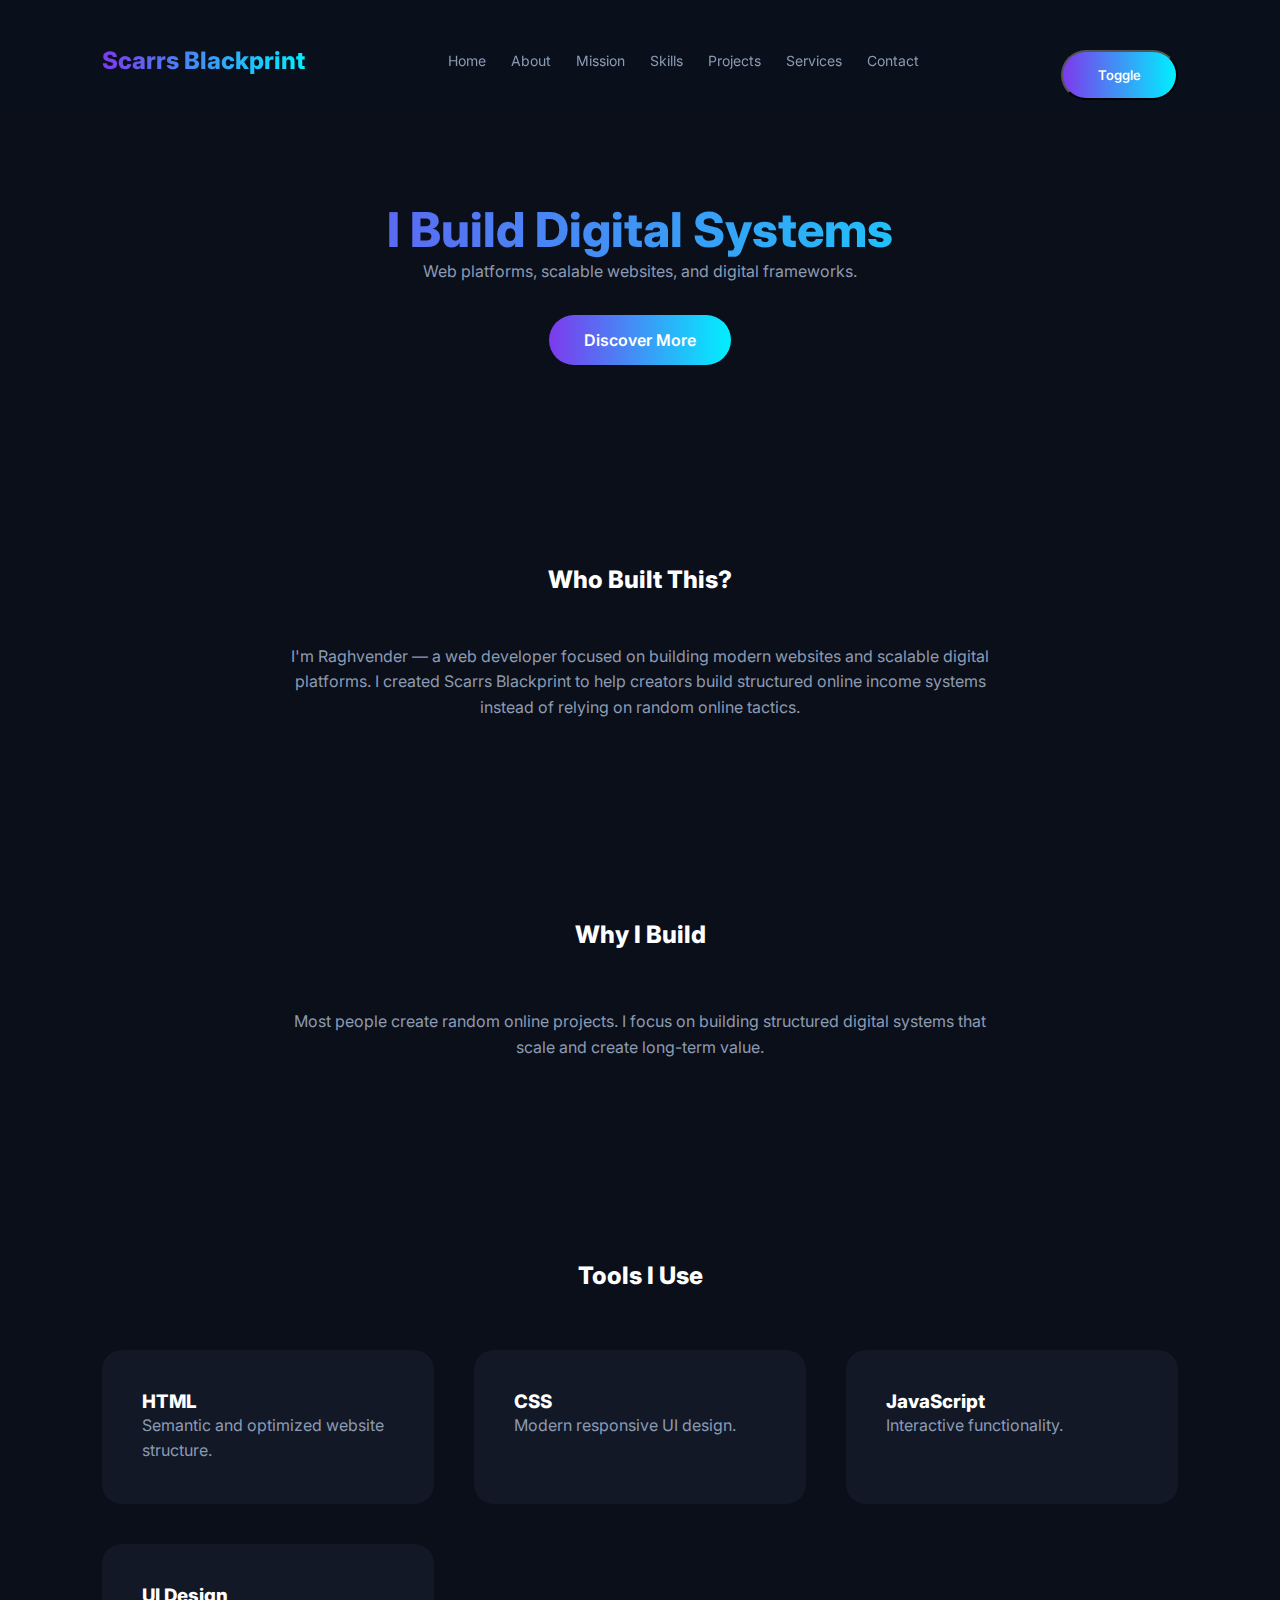
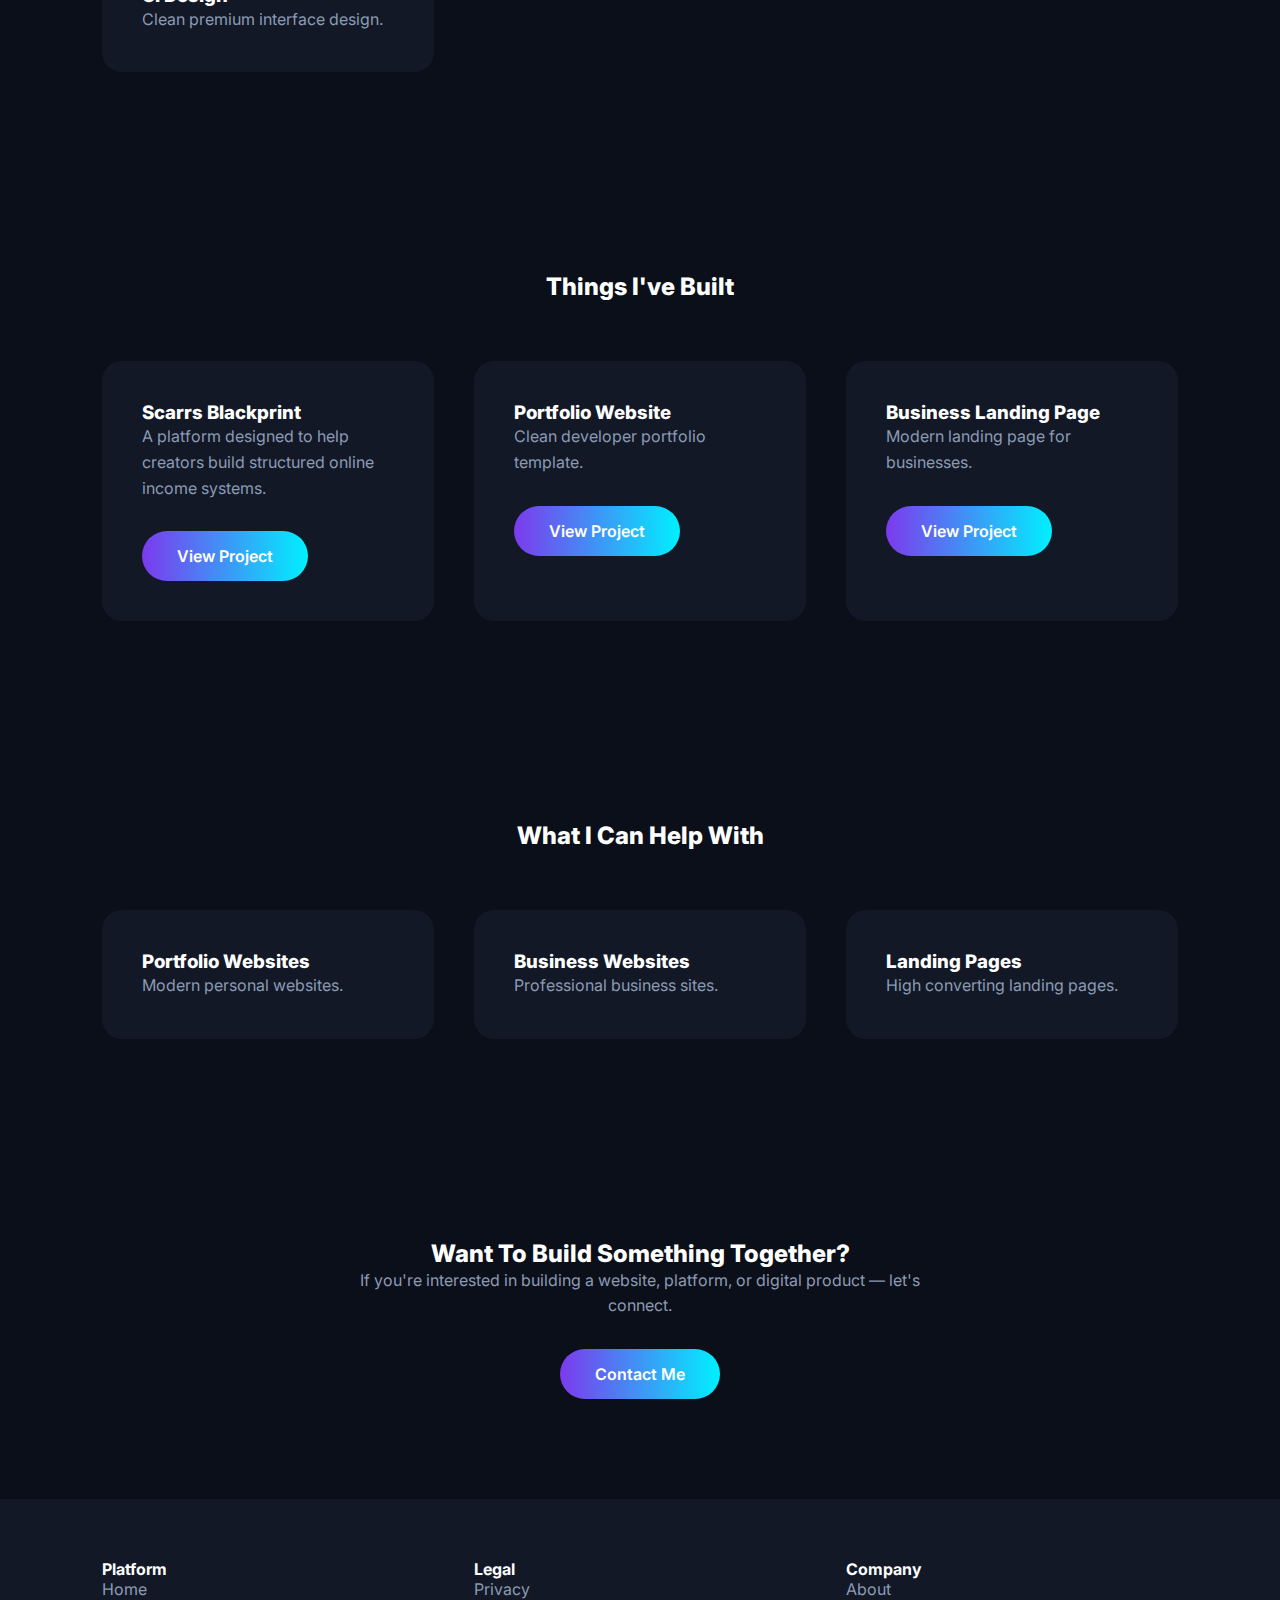
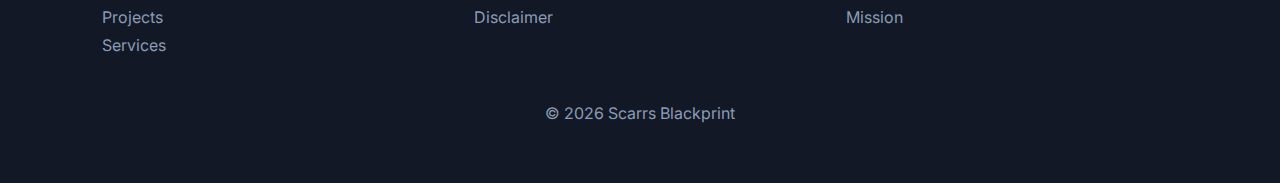
<file: index.html>
<!DOCTYPE html>
<html lang="en">

<head>
<meta charset="UTF-8">
<meta name="viewport" content="width=device-width, initial-scale=1.0">

<title>Scarrs Blackprint | Digital Systems</title>

<link href="https://fonts.googleapis.com/css2?family=Inter:wght@400;600;700;800&display=swap" rel="stylesheet">

<style>

/* ROOT */

:root{
--bg:#0b0f19;
--card:#121826;
--text:#ffffff;
--muted:#8b9bb4;
--accent:#7c3aed;
--accent2:#00f0ff;
}

body.light{
--bg:#f5f7fa;
--card:#ffffff;
--text:#0f172a;
--muted:#475569;
}

*{
margin:0;
padding:0;
box-sizing:border-box;
font-family:"Inter",sans-serif;
}

body{
background:var(--bg);
color:var(--text);
transition:0.4s;
}

section{
padding:100px 8%;
}

h1,h2,h3{
font-weight:800;
}

p{
color:var(--muted);
line-height:1.6;
}

/* NAVBAR */

nav{
position:fixed;
top:0;
width:100%;
padding:20px 8%;
display:flex;
justify-content:space-between;
align-items:center;
backdrop-filter:blur(15px);
background:rgba(10,15,30,0.7);
z-index:1000;
}

nav h2{
background:linear-gradient(90deg,var(--accent),var(--accent2));
-webkit-background-clip:text;
-webkit-text-fill-color:transparent;
}

.nav-links{
display:flex;
list-style:none;
gap:25px;
}

nav a{
text-decoration:none;
color:var(--muted);
font-size:14px;
transition:0.3s;
}

nav a:hover{
color:var(--accent2);
}

/* HAMBURGER */

.menu-icon{
display:none;
font-size:28px;
cursor:pointer;
color:white;
}

/* BUTTON */

.btn{
display:inline-block;
margin-top:30px;
padding:15px 35px;
border-radius:30px;
text-decoration:none;
font-weight:600;
background:linear-gradient(90deg,var(--accent),var(--accent2));
color:white;
transition:0.3s;
}

.btn:hover{
transform:translateY(-5px);
box-shadow:0 10px 30px rgba(124,58,237,0.4);
}

/* GRID */

.grid{
display:grid;
grid-template-columns:repeat(auto-fit,minmax(250px,1fr));
gap:40px;
}

.card{
background:var(--card);
padding:40px;
border-radius:20px;
transition:0.4s;
}

.card:hover{
transform:translateY(-10px);
box-shadow:0 20px 50px rgba(0,0,0,0.4);
}

/* HERO */

.hero{
text-align:center;
padding-top:200px;
}

.hero h1{
font-size:3rem;
background:linear-gradient(90deg,var(--accent),var(--accent2));
-webkit-background-clip:text;
-webkit-text-fill-color:transparent;
}

/* FOOTER */

footer{
padding:60px 8%;
background:var(--card);
}

.footer-grid{
display:grid;
grid-template-columns:repeat(auto-fit,minmax(200px,1fr));
gap:40px;
}

.footer-grid a{
display:block;
text-decoration:none;
color:var(--muted);
margin-bottom:8px;
}

.footer-grid a:hover{
color:var(--accent2);
}

.copyright{
text-align:center;
margin-top:40px;
color:var(--muted);
}

/* MOBILE */

@media(max-width:768px){

.nav-links{
display:none;
flex-direction:column;
position:absolute;
top:70px;
right:0;
background:#111;
width:220px;
padding:25px;
}

.nav-links.active{
display:flex;
}

.menu-icon{
display:block;
}

}

</style>

</head>

<body>

<!-- NAVBAR -->

<nav>

<h2>Scarrs Blackprint</h2>

<div class="menu-icon" onclick="toggleMenu()">☰</div>

<ul class="nav-links">

<li><a href="#">Home</a></li>
<li><a href="#about">About</a></li>
<li><a href="#mission">Mission</a></li>
<li><a href="#skills">Skills</a></li>
<li><a href="#portfolio">Projects</a></li>
<li><a href="#services">Services</a></li>
<li><a href="#contact">Contact</a></li>

</ul>

<button class="btn" onclick="toggleTheme()">Toggle</button>

</nav>

<!-- HERO -->

<section class="hero">

<h1>I Build Digital Systems</h1>

<p>
Web platforms, scalable websites, and digital frameworks.
</p>

<a href="#about" class="btn">Discover More</a>

</section>

<!-- ABOUT -->

<section id="about">

<h2 style="text-align:center;margin-bottom:50px;">Who Built This?</h2>

<p style="max-width:700px;margin:auto;text-align:center;">

I'm Raghvender  — a web developer focused on building modern
websites and scalable digital platforms.

I created Scarrs Blackprint to help creators build
structured online income systems instead of relying
on random online tactics.

</p>

</section>

<!-- MISSION -->

<section id="mission">

<h2 style="text-align:center;margin-bottom:60px;">Why I Build</h2>

<p style="max-width:700px;margin:auto;text-align:center;">

Most people create random online projects.

I focus on building structured digital systems
that scale and create long-term value.

</p>

</section>

<!-- SKILLS -->

<section id="skills">

<h2 style="text-align:center;margin-bottom:60px;">Tools I Use</h2>

<div class="grid">

<div class="card">
<h3>HTML</h3>
<p>Semantic and optimized website structure.</p>
</div>

<div class="card">
<h3>CSS</h3>
<p>Modern responsive UI design.</p>
</div>

<div class="card">
<h3>JavaScript</h3>
<p>Interactive functionality.</p>
</div>

<div class="card">
<h3>UI Design</h3>
<p>Clean premium interface design.</p>
</div>

</div>

</section>

<!-- PROJECTS -->

<section id="portfolio">

<h2 style="text-align:center;margin-bottom:60px;">Things I've Built</h2>

<div class="grid">

<div class="card">

<h3>Scarrs Blackprint</h3>

<p>
A platform designed to help creators build structured online income systems.
</p>

<a href="https://thunderous-scarrs.netlify.app" target="_blank" class="btn">
View Project
</a>

</div>

<div class="card">

<h3>Portfolio Website</h3>

<p>
Clean developer portfolio template.
</p>

<a href="#" class="btn">View Project</a>

</div>

<div class="card">

<h3>Business Landing Page</h3>

<p>
Modern landing page for businesses.
</p>

<a href="#" class="btn">View Project</a>

</div>

</div>

</section>

<!-- SERVICES -->

<section id="services">

<h2 style="text-align:center;margin-bottom:60px;">What I Can Help With</h2>

<div class="grid">

<div class="card">
<h3>Portfolio Websites</h3>
<p>Modern personal websites.</p>
</div>

<div class="card">
<h3>Business Websites</h3>
<p>Professional business sites.</p>
</div>

<div class="card">
<h3>Landing Pages</h3>
<p>High converting landing pages.</p>
</div>

</div>

</section>

<!-- CONTACT -->

<section id="contact" style="text-align:center;">

<h2>Want To Build Something Together?</h2>

<p style="max-width:600px;margin:auto;">

If you're interested in building a website,
platform, or digital product — let's connect.

</p>

<a href="mailto:raigiboy788@gmail.com" class="btn">

Contact Me

</a>

</section>

<!-- FOOTER -->

<footer>

<div class="footer-grid">

<div>
<h4>Platform</h4>
<a href="#">Home</a>
<a href="#portfolio">Projects</a>
<a href="#services">Services</a>
</div>

<div>
<h4>Legal</h4>
<a href="privacy.html">Privacy</a>
<a href="disclaimer.html">Disclaimer</a>
</div>

<div>
<h4>Company</h4>
<a href="#about">About</a>
<a href="#mission">Mission</a>
</div>

</div>

<div class="copyright">

© 2026 Scarrs Blackprint

</div>

</footer>

<script>

function toggleTheme(){

document.body.classList.toggle("light");

if(document.body.classList.contains("light")){
localStorage.setItem("theme","light");
}else{
localStorage.setItem("theme","dark");
}

}

window.addEventListener("DOMContentLoaded",function(){

const savedTheme=localStorage.getItem("theme");

if(savedTheme==="light"){
document.body.classList.add("light");
}

});

function toggleMenu(){

const menu=document.querySelector(".nav-links");
menu.classList.toggle("active");

}

</script>

</body>
</html>
</file>
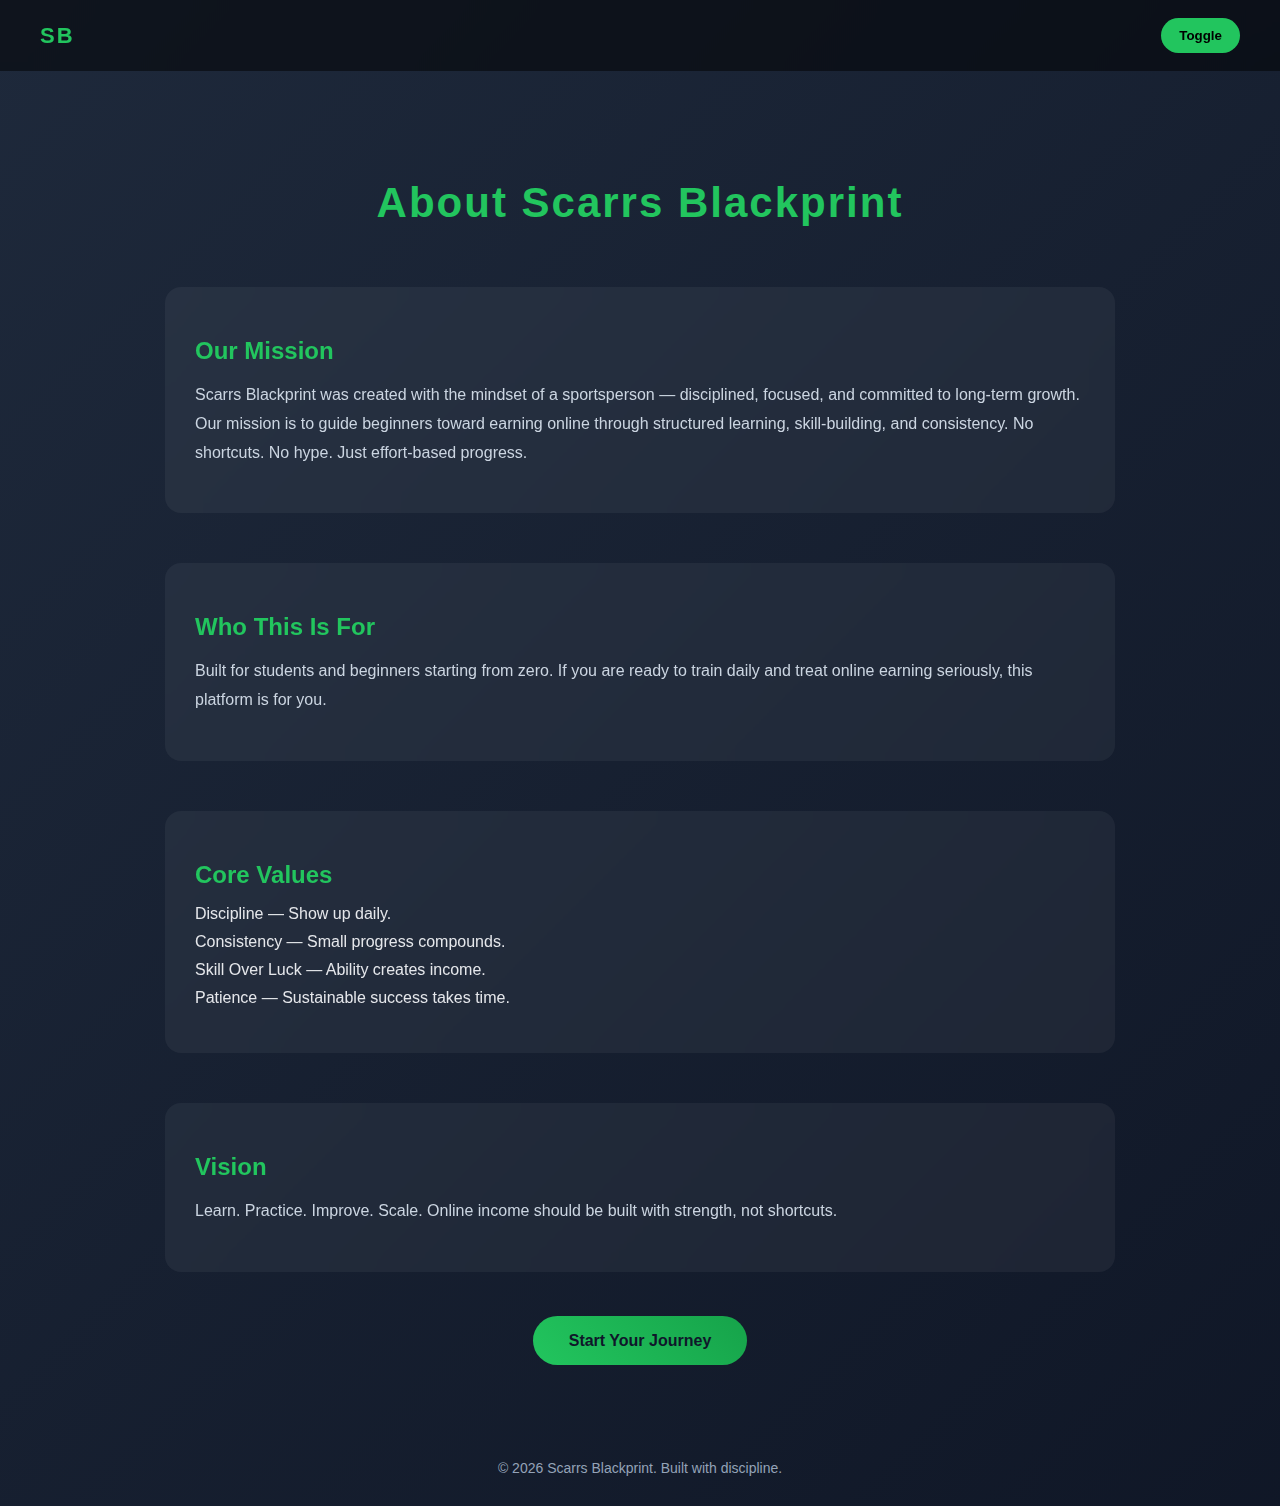
<file: about.html>
<!DOCTYPE html>
<html lang="en">
<head>
<meta charset="UTF-8">
<meta name="viewport" content="width=device-width, initial-scale=1.0">
<title>About | Scarrs Blackprint</title>

<style>

body {
  margin: 0;
  font-family: 'Segoe UI', sans-serif;
  color: #e5e7eb;
  background: linear-gradient(-45deg, #0f172a, #111827, #0b1120, #1e293b);
  background-size: 400% 400%;
  animation: gradientMove 12s ease infinite;
}

/* Background animation */
@keyframes gradientMove {
  0% { background-position: 0% 50%; }
  50% { background-position: 100% 50%; }
  100% { background-position: 0% 50%; }
}

/* ================= NAVBAR ================= */

.navbar {
  display: flex;
  justify-content: space-between;
  align-items: center;
  padding: 18px 40px;
  background: rgba(0,0,0,0.5);
  backdrop-filter: blur(12px);
  position: sticky;
  top: 0;
  z-index: 1000;
}

/* Animated Logo */
.logo {
  font-size: 22px;
  font-weight: bold;
  letter-spacing: 2px;
  color: #22c55e;
  position: relative;
  cursor: pointer;
  animation: glow 2.5s infinite alternate;
}

@keyframes glow {
  from { text-shadow: 0 0 5px #22c55e; }
  to { text-shadow: 0 0 20px #22c55e, 0 0 30px #16a34a; }
}

/* Single Toggle Button */
.toggle-btn {
  background: #22c55e;
  border: none;
  padding: 10px 18px;
  font-weight: bold;
  border-radius: 20px;
  cursor: pointer;
  transition: 0.3s;
}

.toggle-btn:hover {
  background: #16a34a;
  transform: scale(1.05);
}

/* ================= CONTENT ================= */

.container {
  max-width: 950px;
  margin: auto;
  padding: 80px 20px;
}

h1 {
  text-align: center;
  font-size: 42px;
  margin-bottom: 60px;
  letter-spacing: 2px;
  color: #22c55e;
}

.section {
  margin-bottom: 50px;
  padding: 30px;
  background: rgba(255,255,255,0.05);
  border-radius: 16px;
  backdrop-filter: blur(10px);
  transition: 0.4s ease;
}

.section:hover {
  transform: translateY(-8px);
  background: rgba(255,255,255,0.08);
  box-shadow: 0 0 25px rgba(34,197,94,0.3);
}

h2 {
  color: #22c55e;
  margin-bottom: 15px;
}

p {
  line-height: 1.8;
  color: #cbd5e1;
}

.values-list {
  list-style: none;
  padding: 0;
}

.values-list li {
  margin-bottom: 10px;
  font-weight: 500;
}

/* CTA */
.cta {
  text-align: center;
  margin-top: 60px;
}

.cta a {
  text-decoration: none;
  padding: 16px 36px;
  background: linear-gradient(45deg, #22c55e, #16a34a);
  color: #0f172a;
  font-weight: bold;
  border-radius: 30px;
  transition: 0.4s;
}

.cta a:hover {
  transform: scale(1.08);
  box-shadow: 0 0 25px #22c55e;
}

/* Footer */
footer {
  text-align: center;
  padding: 30px;
  font-size: 14px;
  color: #94a3b8;
}

/* Light Mode */
.light-mode {
  background: #f8fafc;
  color: #0f172a;
}

.light-mode .section {
  background: rgba(0,0,0,0.05);
}

.light-mode h1,
.light-mode h2 {
  color: #16a34a;
}

</style>
</head>

<body>

<!-- Navbar -->
<div class="navbar">
  <div class="logo">SB</div>
  <button class="toggle-btn" onclick="toggleMode()">Toggle</button>
</div>

<div class="container">

<h1>About Scarrs Blackprint</h1>

<div class="section">
<h2>Our Mission</h2>
<p>
Scarrs Blackprint was created with the mindset of a sportsperson — disciplined, focused, and committed to long-term growth.
Our mission is to guide beginners toward earning online through structured learning, skill-building, and consistency.
No shortcuts. No hype. Just effort-based progress.
</p>
</div>

<div class="section">
<h2>Who This Is For</h2>
<p>
Built for students and beginners starting from zero.
If you are ready to train daily and treat online earning seriously,
this platform is for you.
</p>
</div>

<div class="section">
<h2>Core Values</h2>
<ul class="values-list">
<li>Discipline — Show up daily.</li>
<li>Consistency — Small progress compounds.</li>
<li>Skill Over Luck — Ability creates income.</li>
<li>Patience — Sustainable success takes time.</li>
</ul>
</div>

<div class="section">
<h2>Vision</h2>
<p>
Learn. Practice. Improve. Scale.
Online income should be built with strength, not shortcuts.
</p>
</div>

<div class="cta">
<a href="earning.html">Start Your Journey</a>
</div>

</div>

<footer>
© 2026 Scarrs Blackprint. Built with discipline.
</footer>

<script>
function toggleMode() {
  document.body.classList.toggle("light-mode");
}
</script>

</body>
</html>
</file>
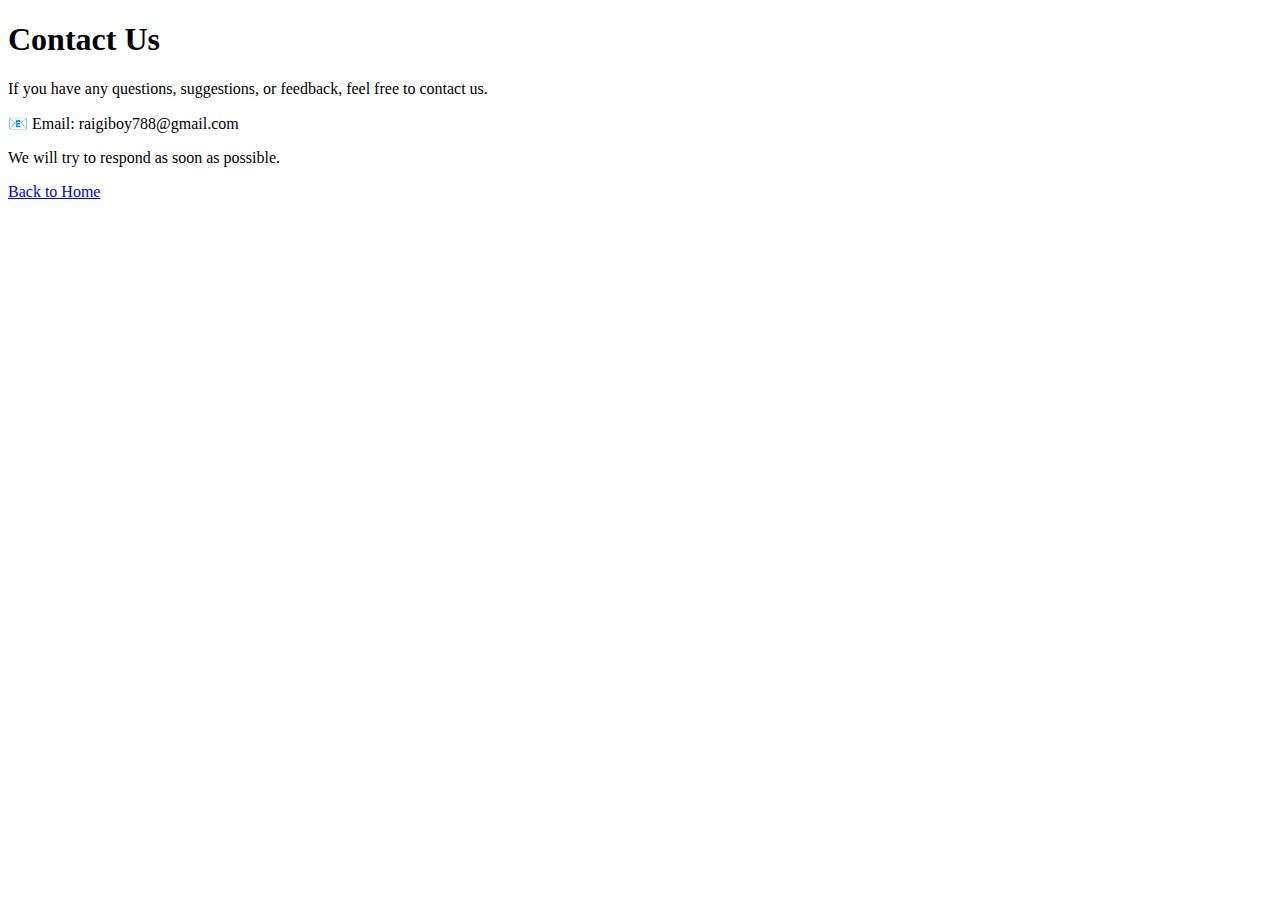
<file: contact.html>
<!DOCTYPE html>
<html>
<head>
  <title>Contact Us</title>
</head>
<body>
<div id="navbar"></div>
<h1>Contact Us</h1>

<p>
If you have any questions, suggestions, or feedback, feel free to contact us.
</p>

<p>
📧 Email: raigiboy788@gmail.com
</p>

<p>
We will try to respond as soon as possible.
</p>

<a href="index.html">Back to Home</a>
<script>
fetch("navbar.html")
  .then(response => response.text())
  .then(data => {
    document.getElementById("navbar").innerHTML = data;
  });
</script>
</body>
</html>
</file>
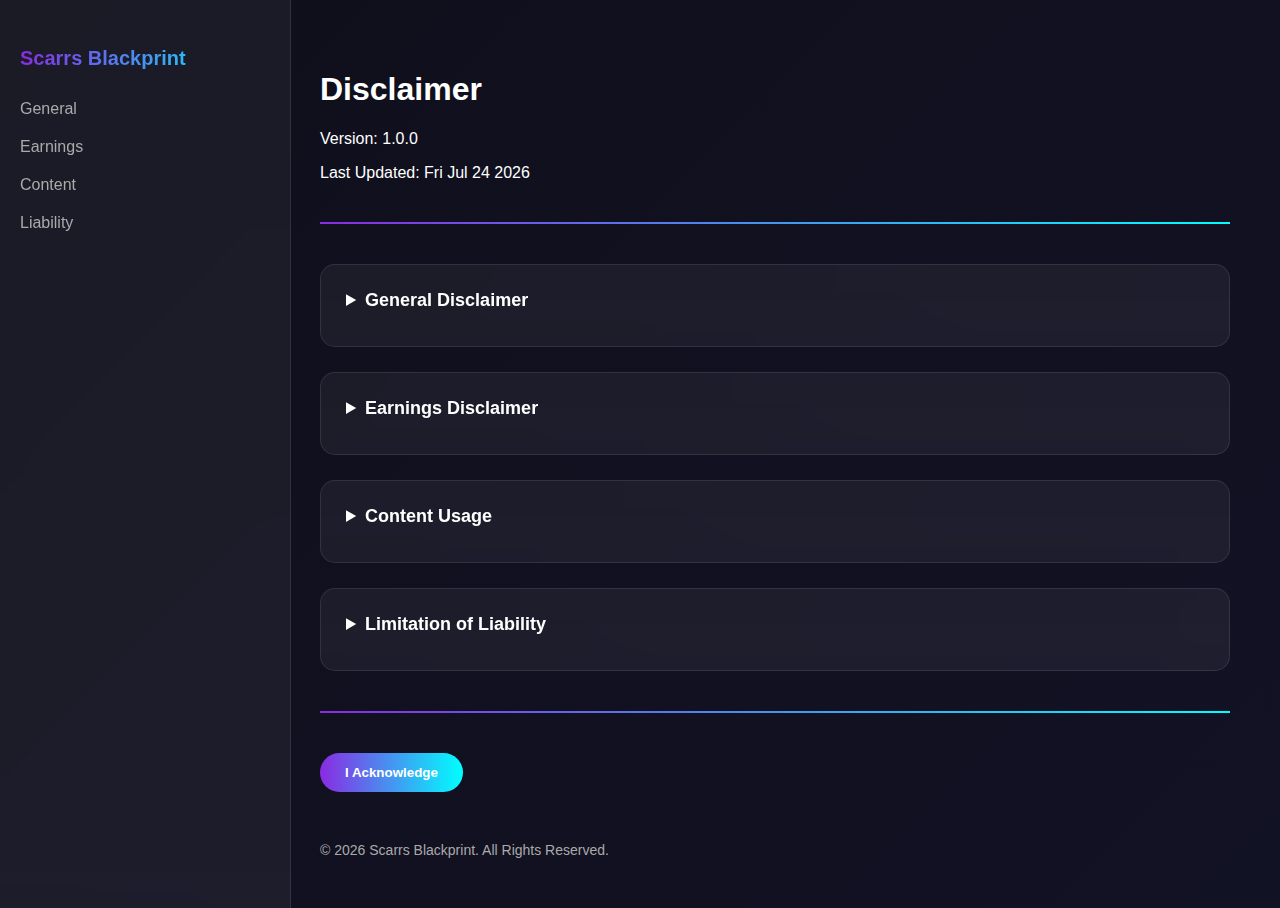
<file: disclaimer.html>
<!DOCTYPE html>
<html lang="en">
<head>
<meta charset="UTF-8">
<meta name="viewport" content="width=device-width, initial-scale=1.0">
<title>Disclaimer | Scarrs Blackprint</title>

<!-- SEO META -->
<meta name="description" content="Official Disclaimer of Scarrs Blackprint - Legal, Earnings, and Content Usage Terms.">
<meta name="keywords" content="Scarrs Blackprint Disclaimer, Earnings Disclaimer, Legal Terms">
<meta name="author" content="Scarrs Blackprint">

<!-- Schema Markup -->
<script type="application/ld+json">
{
  "@context": "https://schema.org",
  "@type": "WebPage",
  "name": "Scarrs Blackprint Disclaimer",
  "description": "Legal disclaimer and terms for Scarrs Blackprint.",
  "publisher": {
    "@type": "Organization",
    "name": "Scarrs Blackprint"
  }
}
</script>

<style>

/* ========== GLOBAL DARK PREMIUM THEME ========== */

body {
    margin: 0;
    font-family: 'Segoe UI', sans-serif;
    background: linear-gradient(135deg, #0f0f1b, #121225);
    color: #fff;
    overflow-x: hidden;
}

h1, h2 {
    font-weight: 600;
}

a {
    text-decoration: none;
    color: #aaa;
    position: relative;
}

a::after {
    content: '';
    position: absolute;
    width: 0%;
    height: 2px;
    background: linear-gradient(90deg,#8a2be2,#00ffff);
    left: 0;
    bottom: -4px;
    transition: 0.4s;
}

a:hover::after {
    width: 100%;
}

/* ========== SIDEBAR ========== */

.sidebar {
    position: fixed;
    width: 250px;
    height: 100vh;
    background: rgba(255,255,255,0.05);
    backdrop-filter: blur(15px);
    padding: 30px 20px;
    border-right: 1px solid rgba(255,255,255,0.1);
}

.sidebar h2 {
    font-size: 20px;
    margin-bottom: 30px;
    background: linear-gradient(90deg,#8a2be2,#00ffff);
    -webkit-background-clip: text;
    -webkit-text-fill-color: transparent;
}

.sidebar ul {
    list-style: none;
    padding: 0;
}

.sidebar ul li {
    margin: 20px 0;
}

/* ========== MAIN CONTENT ========== */

.content {
    margin-left: 270px;
    padding: 50px;
    animation: fadeIn 1.5s ease;
}

.glass-card {
    background: rgba(255,255,255,0.05);
    padding: 25px;
    border-radius: 15px;
    margin-bottom: 25px;
    backdrop-filter: blur(20px);
    border: 1px solid rgba(255,255,255,0.1);
    transition: 0.3s;
}

.glass-card:hover {
    transform: translateY(-5px);
}

/* ========== EXPANDABLE SECTIONS ========== */

details {
    cursor: pointer;
}

summary {
    font-size: 18px;
    font-weight: bold;
    margin-bottom: 10px;
}

/* ========== BUTTON ========== */

button {
    padding: 12px 25px;
    background: linear-gradient(90deg,#8a2be2,#00ffff);
    border: none;
    border-radius: 30px;
    color: white;
    font-weight: bold;
    cursor: pointer;
    transition: 0.4s;
}

button:hover {
    box-shadow: 0 0 15px #8a2be2;
    transform: scale(1.05);
}

/* ========== SEPARATORS ========== */

.separator {
    height: 2px;
    background: linear-gradient(90deg,#8a2be2,#00ffff);
    margin: 40px 0;
}

/* ========== FADE IN ANIMATION ========== */

@keyframes fadeIn {
    from { opacity: 0; transform: translateY(20px);}
    to { opacity: 1; transform: translateY(0);}
}

.footer {
    margin-top: 50px;
    font-size: 14px;
    color: #aaa;
}

</style>
</head>

<body>

<div class="sidebar">
    <h2>Scarrs Blackprint</h2>
    <ul>
        <li><a href="#general">General</a></li>
        <li><a href="#earnings">Earnings</a></li>
        <li><a href="#content">Content</a></li>
        <li><a href="#liability">Liability</a></li>
    </ul>
</div>

<div class="content">

<h1>Disclaimer</h1>
<p>Version: <span id="version">1.0.0</span></p>
<p>Last Updated: <span id="date"></span></p>

<div class="separator"></div>

<div class="glass-card" id="general">
<details>
<summary>General Disclaimer</summary>
<p>All content provided on Scarrs Blackprint is for informational purposes only.</p>
</details>
</div>

<div class="glass-card" id="earnings">
<details>
<summary>Earnings Disclaimer</summary>
<p>We do not guarantee any specific financial results. Your earnings depend on skills, effort, and market conditions.</p>
</details>
</div>

<div class="glass-card" id="content">
<details>
<summary>Content Usage</summary>
<p>All materials are protected under intellectual property laws.</p>
</details>
</div>

<div class="glass-card" id="liability">
<details>
<summary>Limitation of Liability</summary>
<p>Scarrs Blackprint is not liable for any losses or damages resulting from website usage.</p>
</details>
</div>

<div class="separator"></div>

<button onclick="acknowledge()">I Acknowledge</button>

<div class="footer">
© <span id="year"></span> Scarrs Blackprint. All Rights Reserved.
</div>

</div>

<script>

/* Auto Date */
document.getElementById("date").innerHTML = new Date().toDateString();
document.getElementById("year").innerHTML = new Date().getFullYear();

/* Acknowledge Button */
function acknowledge(){
    alert("Thank you for acknowledging the Disclaimer of Scarrs Blackprint.");
}

/* Smooth Scroll */
document.querySelectorAll('a[href^="#"]').forEach(anchor => {
    anchor.addEventListener('click', function (e) {
        e.preventDefault();
        document.querySelector(this.getAttribute('href'))
        .scrollIntoView({ behavior: 'smooth' });
    });
});

</script>

</body>
  </html>
</file>
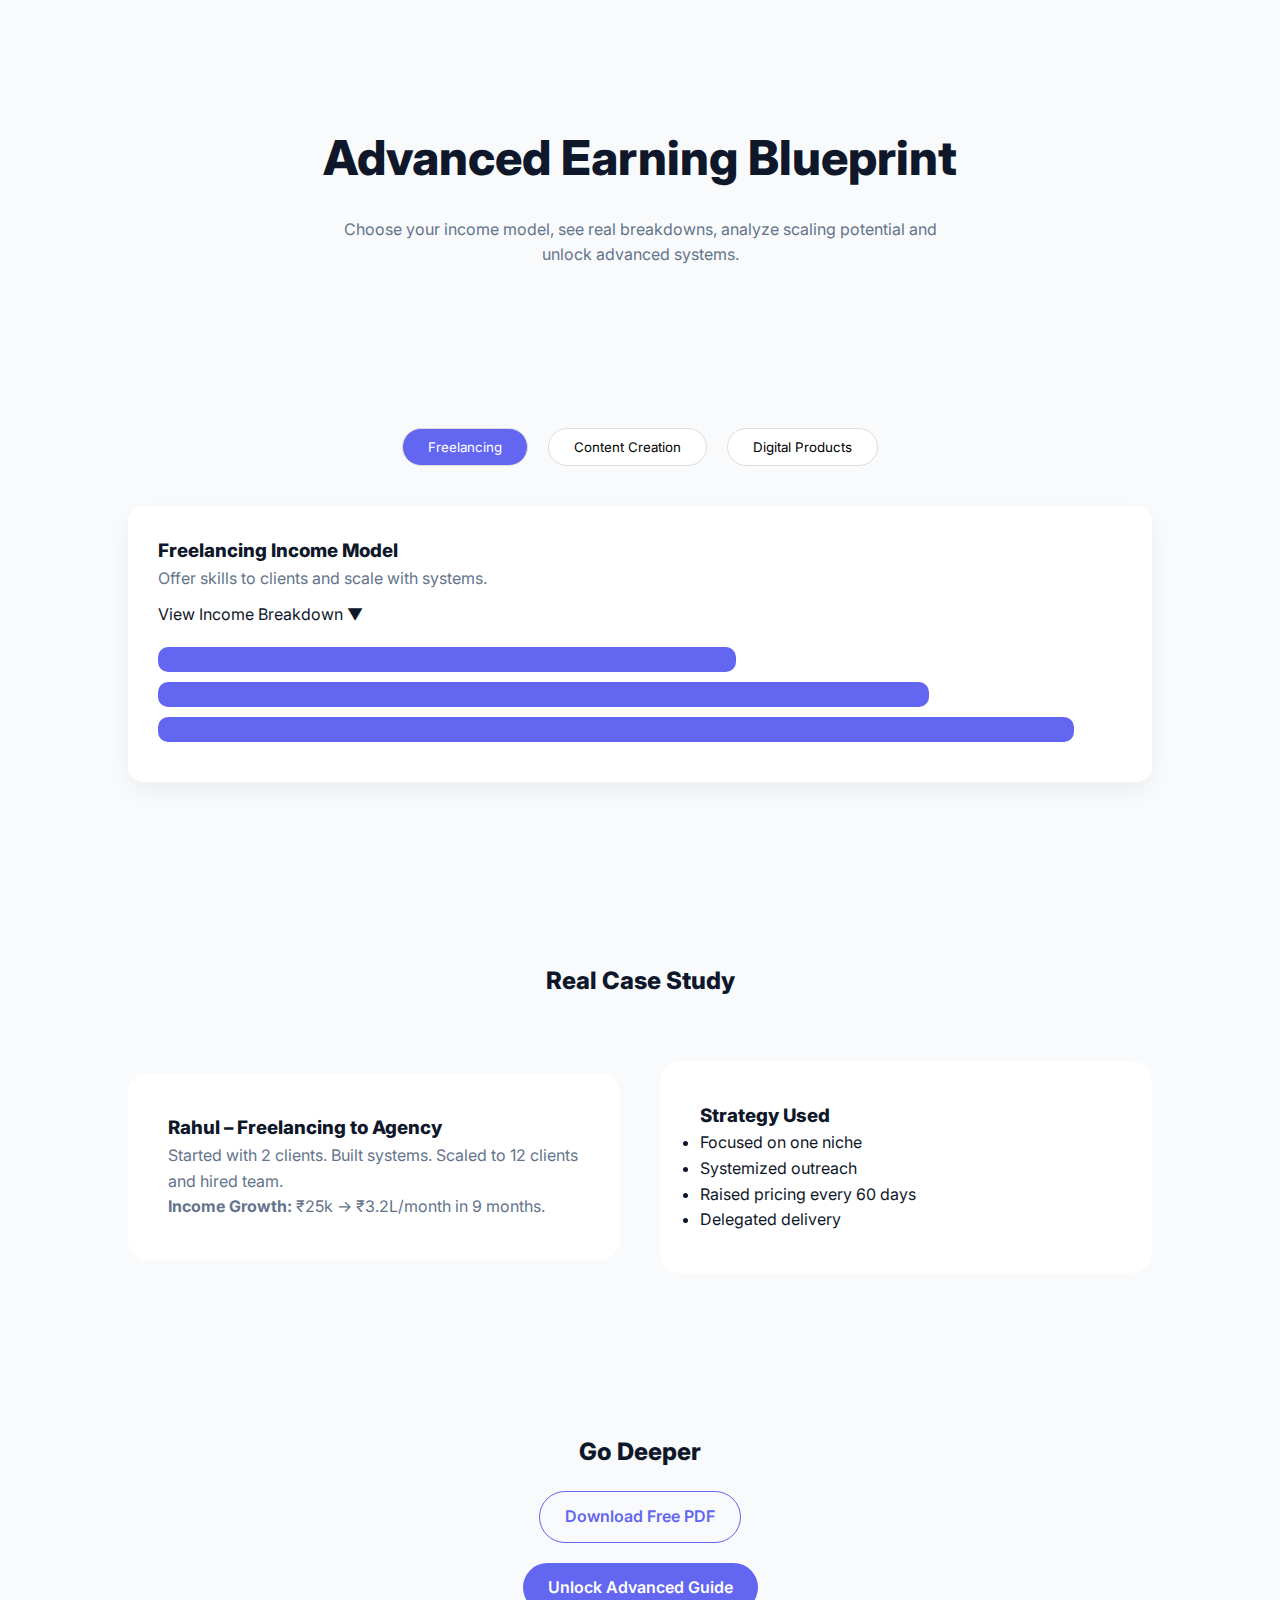
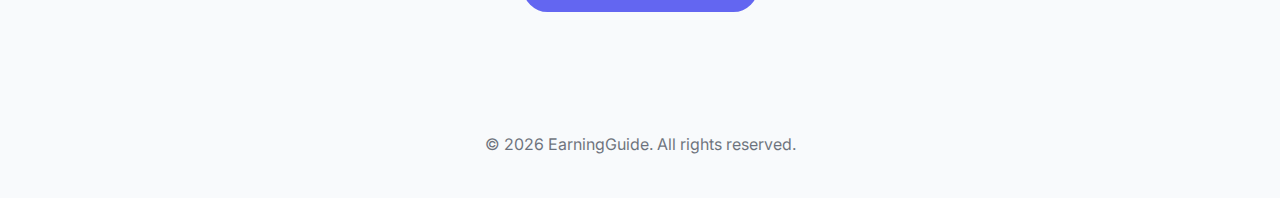
<file: earning-guide.html>
<!DOCTYPE html>
<html lang="en">
<head>
<meta charset="UTF-8">
<meta name="viewport" content="width=device-width, initial-scale=1.0">
<title>Earning Blueprint | EarningGuide</title>

<link href="https://fonts.googleapis.com/css2?family=Inter:wght@400;500;600;700;800&display=swap" rel="stylesheet">

<style>

/* =========================
ROOT VARIABLES
========================= */

:root{
  --bg:#f8fafc;
  --text:#0f172a;
  --card:#ffffff;
  --accent:#6366f1;
  --muted:#64748b;
}

*{
  margin:0;
  padding:0;
  box-sizing:border-box;
  font-family:"Inter",sans-serif;
}

body{
  background:var(--bg);
  color:var(--text);
  line-height:1.6;
}

section{
  padding:80px 10%;
}

h1,h2,h3{
  font-weight:800;
}

p{
  color:var(--muted);
}

/* =========================
HERO
========================= */

.hero{
  text-align:center;
  padding-top:120px;
}

.hero h1{
  font-size:3rem;
  margin-bottom:20px;
}

.hero p{
  max-width:600px;
  margin:auto;
}

/* =========================
TABS
========================= */

.tabs{
  display:flex;
  justify-content:center;
  gap:20px;
  margin-bottom:40px;
  flex-wrap:wrap;
}

.tab-btn{
  padding:10px 25px;
  border-radius:25px;
  background:var(--card);
  border:1px solid #ddd;
  cursor:pointer;
  transition:0.3s;
}

.tab-btn.active{
  background:var(--accent);
  color:white;
}

.tab-content{
  display:none;
}

.tab-content.active{
  display:block;
}

/* =========================
CARDS
========================= */

.card{
  background:var(--card);
  padding:30px;
  border-radius:15px;
  margin-bottom:20px;
  box-shadow:0 10px 25px rgba(0,0,0,0.05);
}

/* =========================
EXPANDABLE
========================= */

.expand{
  cursor:pointer;
  margin-top:10px;
}

.expand-content{
  display:none;
  margin-top:10px;
}

/* =========================
ANIMATED GRAPH
========================= */

.graph{
  margin-top:20px;
}

.bar{
  height:25px;
  background:var(--accent);
  margin-bottom:10px;
  width:0;
  border-radius:10px;
  animation:grow 2s forwards;
}

@keyframes grow{
  from{width:0;}
}

/* =========================
CASE STUDY
========================= */

.case{
  display:grid;
  grid-template-columns:1fr 1fr;
  gap:40px;
  align-items:center;
}

.case-box{
  background:var(--card);
  padding:40px;
  border-radius:20px;
}

/* =========================
BUTTONS
========================= */

.btn{
  display:inline-block;
  margin-top:20px;
  padding:12px 25px;
  border-radius:30px;
  cursor:pointer;
  text-decoration:none;
  font-weight:600;
}

.btn-primary{
  background:var(--accent);
  color:white;
}

.btn-outline{
  border:1px solid var(--accent);
  color:var(--accent);
}

/* =========================
FOOTER
========================= */

footer{
  text-align:center;
  padding:40px;
  opacity:0.6;
}

</style>
</head>

<body>

<!-- HERO -->

<section class="hero">
<h1>Advanced Earning Blueprint</h1>
<p>Choose your income model, see real breakdowns, analyze scaling potential and unlock advanced systems.</p>
</section>

<!-- TABS -->

<section>

<div class="tabs">
<button class="tab-btn active" onclick="openTab(event,'freelance')">Freelancing</button>
<button class="tab-btn" onclick="openTab(event,'content')">Content Creation</button>
<button class="tab-btn" onclick="openTab(event,'digital')">Digital Products</button>
</div>

<!-- FREELANCE -->

<div id="freelance" class="tab-content active">

<div class="card">
<h3>Freelancing Income Model</h3>
<p>Offer skills to clients and scale with systems.</p>

<div class="expand" onclick="toggleExpand(this)">View Income Breakdown ▼</div>
<div class="expand-content">
<p>5 clients × ₹15,000 = ₹75,000/month</p>
<p>10 clients × ₹20,000 = ₹2,00,000/month</p>
</div>

<div class="graph">
<div class="bar" style="animation-delay:0s; width:60%"></div>
<div class="bar" style="animation-delay:0.3s; width:80%"></div>
<div class="bar" style="animation-delay:0.6s; width:95%"></div>
</div>

</div>

</div>

<!-- CONTENT -->

<div id="content" class="tab-content">

<div class="card">
<h3>Content Monetization</h3>
<p>Grow audience, monetize via ads & sponsorship.</p>

<div class="expand" onclick="toggleExpand(this)">View Income Breakdown ▼</div>
<div class="expand-content">
<p>Ad revenue: ₹30,000</p>
<p>Sponsorship: ₹50,000</p>
<p>Affiliate: ₹20,000</p>
</div>

<div class="graph">
<div class="bar" style="width:50%"></div>
<div class="bar" style="width:70%"></div>
<div class="bar" style="width:40%"></div>
</div>

</div>

</div>

<!-- DIGITAL -->

<div id="digital" class="tab-content">

<div class="card">
<h3>Digital Products</h3>
<p>Create once. Sell forever.</p>

<div class="expand" onclick="toggleExpand(this)">View Income Breakdown ▼</div>
<div class="expand-content">
<p>Course: ₹1,50,000/month</p>
<p>Templates: ₹40,000/month</p>
</div>

<div class="graph">
<div class="bar" style="width:90%"></div>
<div class="bar" style="width:60%"></div>
</div>

</div>

</div>

</section>

<!-- CASE STUDY -->

<section>

<h2 style="text-align:center;margin-bottom:60px;">Real Case Study</h2>

<div class="case">

<div class="case-box">
<h3>Rahul – Freelancing to Agency</h3>
<p>Started with 2 clients. Built systems. Scaled to 12 clients and hired team.</p>
<p><strong>Income Growth:</strong> ₹25k → ₹3.2L/month in 9 months.</p>
</div>

<div class="case-box">
<h3>Strategy Used</h3>
<ul>
<li>Focused on one niche</li>
<li>Systemized outreach</li>
<li>Raised pricing every 60 days</li>
<li>Delegated delivery</li>
</ul>
</div>

</div>

</section>

<!-- DOWNLOAD + UNLOCK -->

<section style="text-align:center;">

<h2>Go Deeper</h2>

<a href="earning-guide.pdf" class="btn btn-outline" download>Download Free PDF</a>

<br>

<a href="#" class="btn btn-primary">Unlock Advanced Guide</a>

</section>

<footer>
© 2026 EarningGuide. All rights reserved.
</footer>

<script>

/* TABS */
function openTab(evt,tabName){
let i,tabcontent,tablinks;
tabcontent=document.getElementsByClassName("tab-content");
for(i=0;i<tabcontent.length;i++){
tabcontent[i].classList.remove("active");
}
tablinks=document.getElementsByClassName("tab-btn");
for(i=0;i<tablinks.length;i++){
tablinks[i].classList.remove("active");
}
document.getElementById(tabName).classList.add("active");
evt.currentTarget.classList.add("active");
}

/* EXPAND */
function toggleExpand(el){
let content=el.nextElementSibling;
content.style.display=content.style.display==="block"?"none":"block";
}

</script>

</body>
</html>
</file>
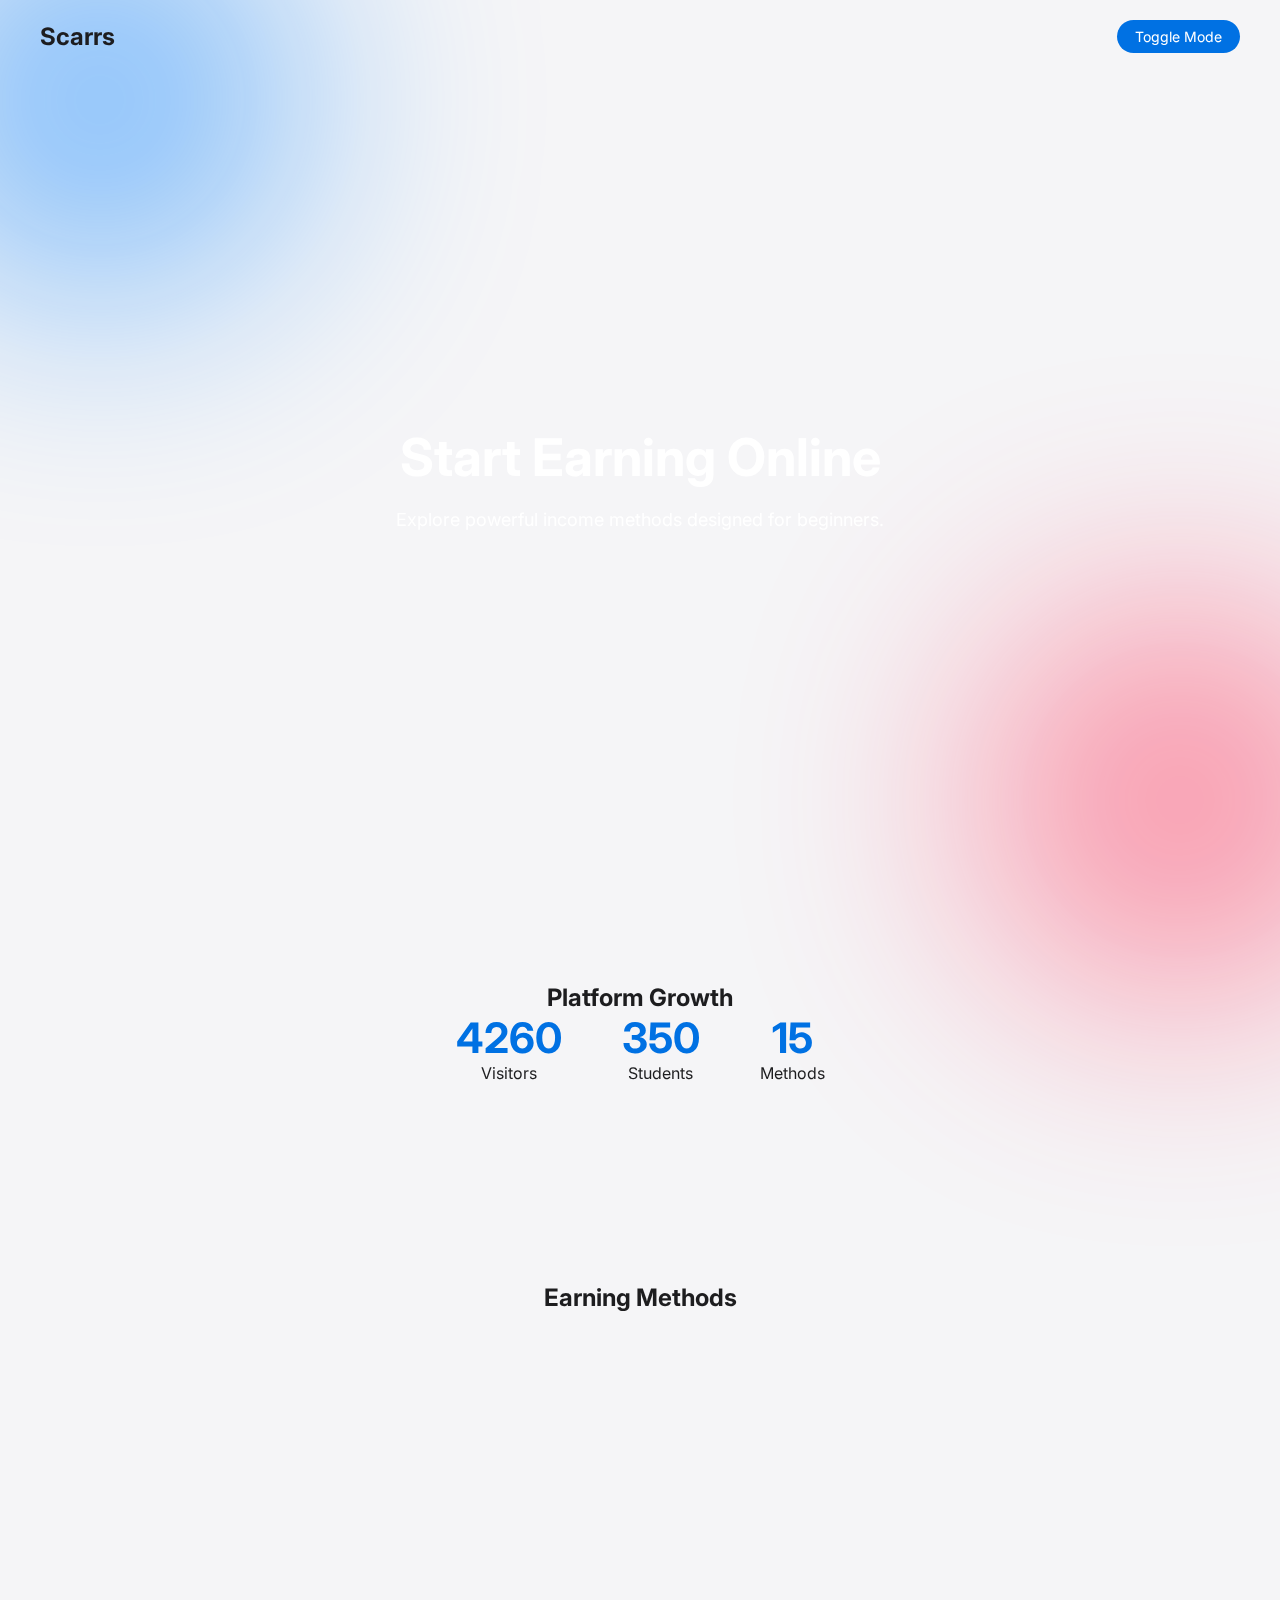
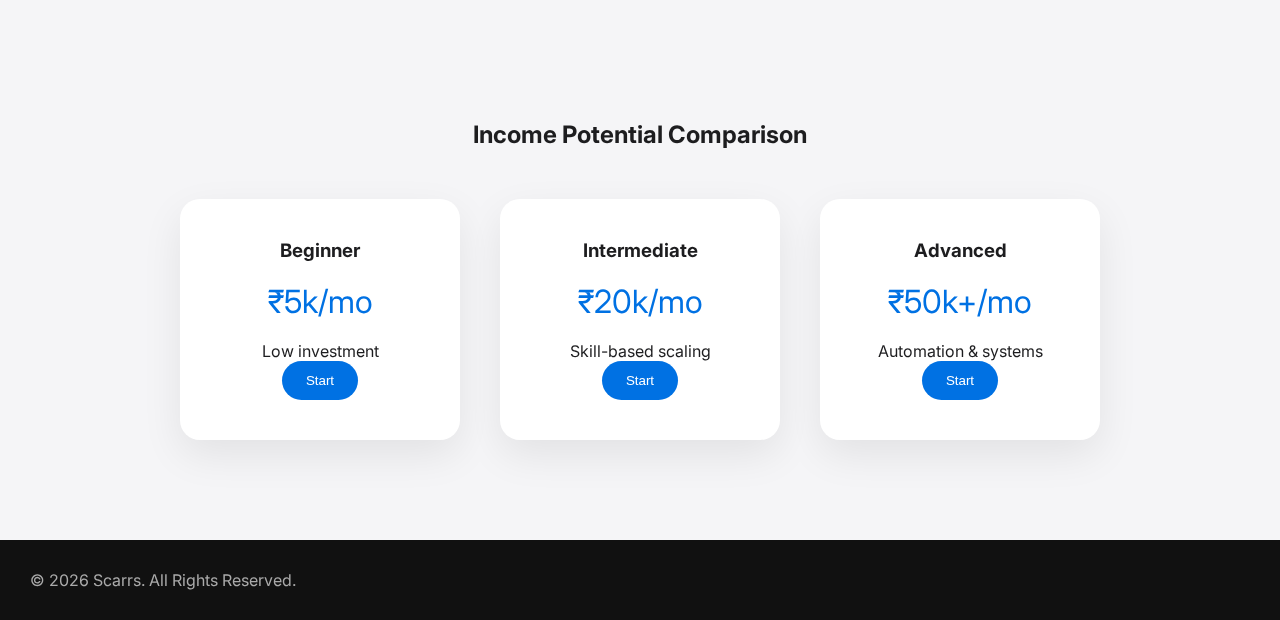
<file: earning.html>
<!DOCTYPE html>
<html lang="en">
<head>
<meta charset="UTF-8">
<meta name="viewport" content="width=device-width, initial-scale=1.0">
<title>Scarrs – Earning Methods</title>

<link href="https://fonts.googleapis.com/css2?family=Inter:wght@400;600;700&display=swap" rel="stylesheet">

<style>
:root{
  --bg:#f5f5f7;
  --text:#1d1d1f;
  --card:#ffffff;
  --accent:#0071e3;
}

body.dark{
  --bg:#0f0f11;
  --text:#ffffff;
  --card:#1c1c1f;
  --accent:#0a84ff;
}

*{margin:0;padding:0;box-sizing:border-box}

body{
  font-family:'Inter',sans-serif;
  background:var(--bg);
  color:var(--text);
  transition:0.4s;
  overflow-x:hidden;
}

/* Floating Gradient Blobs */
.blob{
  position:fixed;
  width:400px;
  height:400px;
  border-radius:50%;
  filter:blur(120px);
  opacity:0.5;
  z-index:-1;
  animation:float 12s infinite alternate ease-in-out;
}

.blob1{background:#0a84ff; top:-100px; left:-100px;}
.blob2{background:#ff2d55; bottom:-100px; right:-100px;}

@keyframes float{
  from{transform:translateY(0px)}
  to{transform:translateY(80px)}
}

/* Navbar */
nav{
  padding:20px 40px;
  display:flex;
  justify-content:space-between;
  align-items:center;
}

.toggle{
  cursor:pointer;
  padding:8px 18px;
  border-radius:20px;
  background:var(--accent);
  color:white;
  font-size:14px;
}

/* Hero Parallax */
.hero{
  height:90vh;
  display:flex;
  flex-direction:column;
  justify-content:center;
  align-items:center;
  text-align:center;
  background-image:url('https://images.unsplash.com/photo-1519389950473-47ba0277781c?q=80&w=2070');
  background-size:cover;
  background-attachment:fixed;
  background-position:center;
  color:white;
}

.hero h1{
  font-size:52px;
  margin-bottom:20px;
}

.hero p{
  font-size:18px;
  max-width:600px;
}

/* Section */
section{
  padding:100px 40px;
  text-align:center;
}

/* Animated Counters */
.stats{
  display:flex;
  justify-content:center;
  gap:60px;
  flex-wrap:wrap;
}

.stat h2{
  font-size:42px;
  color:var(--accent);
}

/* Cards */
.cards{
  display:flex;
  justify-content:center;
  gap:40px;
  flex-wrap:wrap;
  margin-top:50px;
}

.card{
  background:var(--card);
  padding:40px;
  width:300px;
  border-radius:20px;
  box-shadow:0 15px 40px rgba(0,0,0,0.08);
  transition:0.4s;
  opacity:0;
  transform:translateY(50px);
}

.card.visible{
  opacity:1;
  transform:translateY(0);
}

.card:hover{
  transform:translateY(-10px);
}

.card h3{
  margin-bottom:15px;
}

/* Pricing Style */
.pricing{
  display:flex;
  justify-content:center;
  gap:40px;
  flex-wrap:wrap;
  margin-top:50px;
}

.price-card{
  background:var(--card);
  padding:40px;
  width:280px;
  border-radius:20px;
  box-shadow:0 15px 40px rgba(0,0,0,0.08);
  transition:0.4s;
}

.price-card:hover{
  transform:scale(1.05);
}

.price{
  font-size:32px;
  margin:20px 0;
  color:var(--accent);
}

button{
  padding:12px 24px;
  border:none;
  border-radius:25px;
  background:var(--accent);
  color:white;
  cursor:pointer;
}

/* Footer */
footer{
  padding:30px;
  background:#111;
  color:#aaa;
}
</style>
</head>

<body>
<div id="navbar"></div>
<div class="blob blob1"></div>
<div class="blob blob2"></div>

<nav>
  <h2>Scarrs</h2>
  <div class="toggle" onclick="toggleMode()">Toggle Mode</div>
</nav>

<div class="hero">
  <h1>Start Earning Online</h1>
  <p>Explore powerful income methods designed for beginners.</p>
</div>

<section>
  <h2>Platform Growth</h2>
  <div class="stats">
    <div class="stat">
      <h2 class="counter" data-target="12000">0</h2>
      <p>Visitors</p>
    </div>
    <div class="stat">
      <h2 class="counter" data-target="850">0</h2>
      <p>Students</p>
    </div>
    <div class="stat">
      <h2 class="counter" data-target="15">0</h2>
      <p>Methods</p>
    </div>
  </div>
</section>

<section>
  <h2>Earning Methods</h2>
  <div class="cards">
    <div class="card">
      <h3>Freelancing</h3>
      <p>Offer skills globally and earn remotely.</p>
    </div>
    <div class="card">
      <h3>Blogging</h3>
      <p>Create content & monetize traffic.</p>
    </div>
    <div class="card">
      <h3>Affiliate</h3>
      <p>Promote products and earn commission.</p>
    </div>
  </div>
</section>

<section>
  <h2>Income Potential Comparison</h2>
  <div class="pricing">
    <div class="price-card">
      <h3>Beginner</h3>
      <div class="price">₹5k/mo</div>
      <p>Low investment</p>
      <button>Start</button>
    </div>
    <div class="price-card">
      <h3>Intermediate</h3>
      <div class="price">₹20k/mo</div>
      <p>Skill-based scaling</p>
      <button>Start</button>
    </div>
    <div class="price-card">
      <h3>Advanced</h3>
      <div class="price">₹50k+/mo</div>
      <p>Automation & systems</p>
      <button>Start</button>
    </div>
  </div>
</section>

<footer>
© 2026 Scarrs. All Rights Reserved.
</footer>

<script>

/* Dark Mode */
function toggleMode(){
  document.body.classList.toggle("dark");
}

/* Counter Animation */
const counters = document.querySelectorAll(".counter");

counters.forEach(counter=>{
  const update=()=>{
    const target=+counter.getAttribute("data-target");
    const count=+counter.innerText;
    const inc=target/200;
    if(count<target){
      counter.innerText=Math.ceil(count+inc);
      setTimeout(update,10);
    }else{
      counter.innerText=target;
    }
  };
  update();
});

/* Scroll Reveal */
const cards=document.querySelectorAll(".card");
function reveal(){
  const trigger=window.innerHeight*0.85;
  cards.forEach(card=>{
    const top=card.getBoundingClientRect().top;
    if(top<trigger){
      card.classList.add("visible");
    }
  });
}
window.addEventListener("scroll",reveal);
window.addEventListener("load",reveal);

</script>
<script>
fetch("navbar.html")
  .then(response => response.text())
  .then(data => {
    document.getElementById("navbar").innerHTML = data;
  });
</script>
</body>
        </html>
</file>
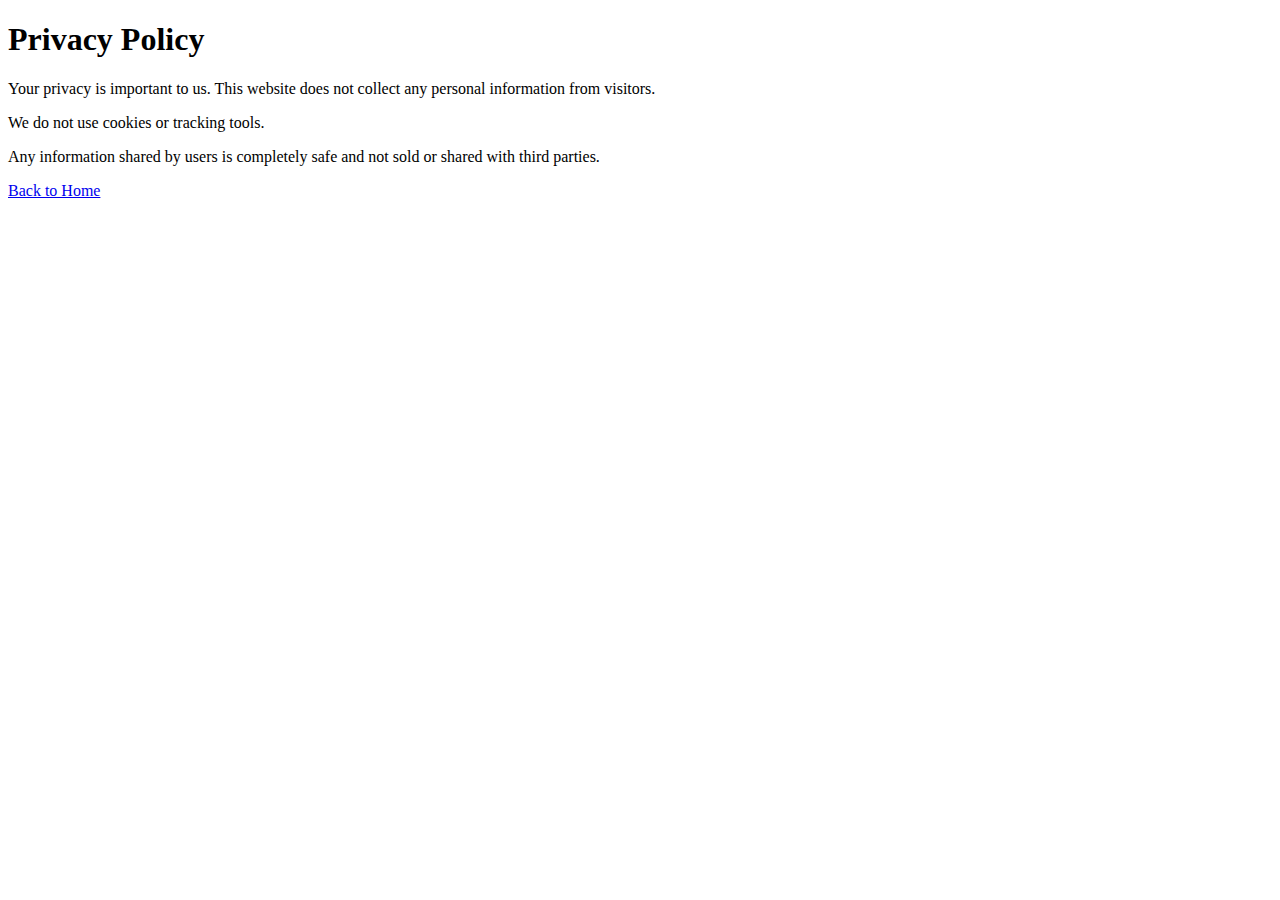
<file: privacy.html>
<!DOCTYPE html>
<html>
<head>
  <title>Privacy Policy</title>
</head>
<body>
<div id="navbar"></div>
<h1>Privacy Policy</h1>

<p>
Your privacy is important to us. This website does not collect any personal information from visitors.
</p>

<p>
We do not use cookies or tracking tools.
</p>

<p>
Any information shared by users is completely safe and not sold or shared with third parties.
</p>

<a href="index.html">Back to Home</a>

</body>
</html>
</file>
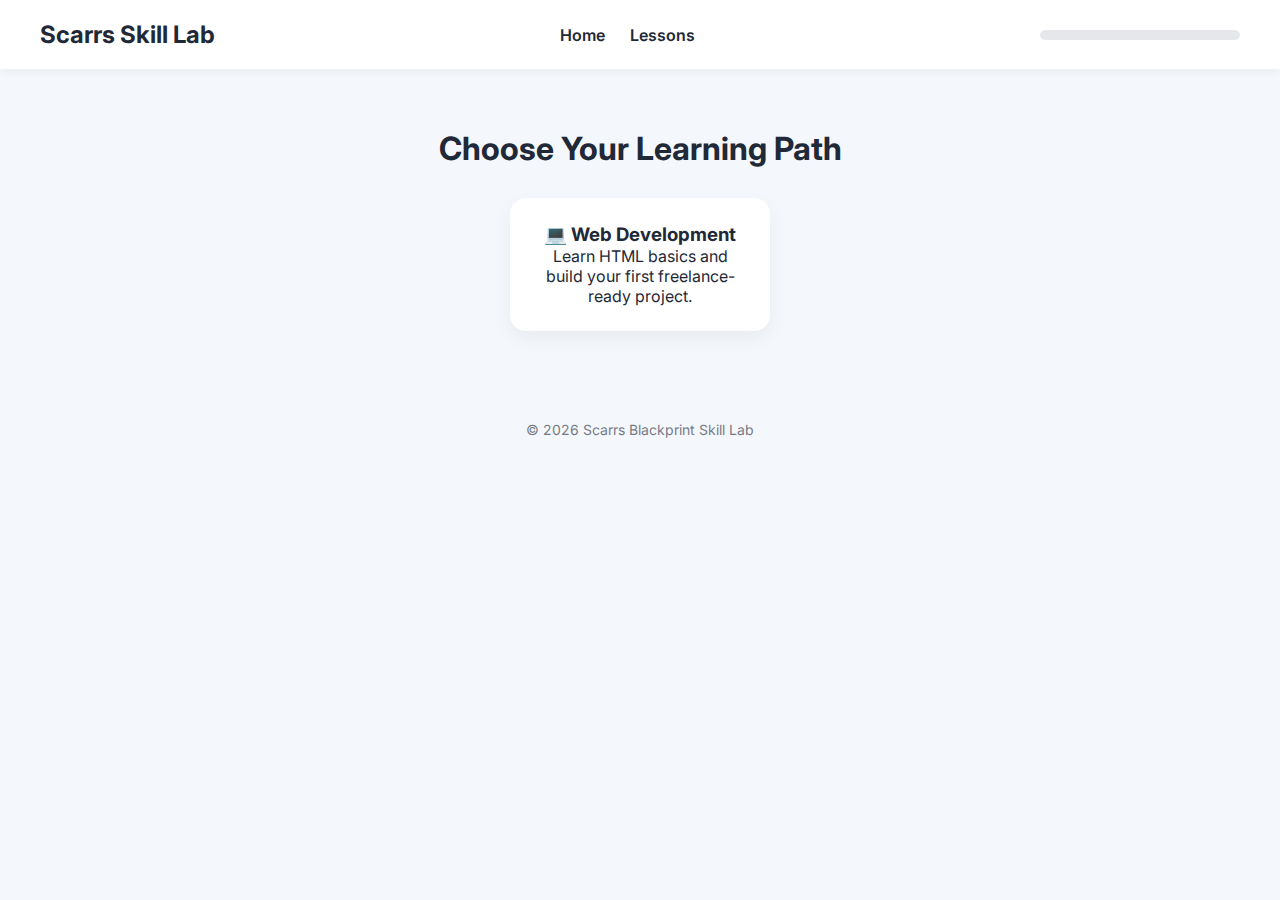
<file: skill-lab.html>
<!DOCTYPE html>
<html lang="en">
<head>
<meta charset="UTF-8">
<meta name="viewport" content="width=device-width, initial-scale=1.0">
<title>Scarrs Skill Lab</title>

<link href="https://fonts.googleapis.com/css2?family=Inter:wght@400;600;700;800&display=swap" rel="stylesheet">

<style>
:root{
  --bg:#f4f7fb;
  --card:#ffffff;
  --text:#1f2937;
  --accent:#2563eb;
  --soft:#e5e7eb;
}

*{
  margin:0;
  padding:0;
  box-sizing:border-box;
  font-family:'Inter',sans-serif;
}

body{
  background:var(--bg);
  color:var(--text);
}

/* Navbar */
nav{
  padding:20px 40px;
  background:white;
  box-shadow:0 2px 10px rgba(0,0,0,0.05);
  display:flex;
  justify-content:space-between;
  align-items:center;
}

nav ul{
  list-style:none;
  display:flex;
  gap:25px;
}

nav a{
  text-decoration:none;
  color:var(--text);
  font-weight:600;
  cursor:pointer;
}

nav a:hover{
  color:var(--accent);
}

.progress-container{
  width:200px;
  background:var(--soft);
  border-radius:20px;
  overflow:hidden;
}

.progress-bar{
  height:10px;
  width:0%;
  background:var(--accent);
  transition:0.4s;
}

/* Sections */
section{
  padding:60px 20px;
  text-align:center;
  display:none;
}

.active{
  display:block;
}

/* Cards */
.cards{
  display:flex;
  justify-content:center;
  gap:30px;
  flex-wrap:wrap;
  margin-top:30px;
}

.card{
  background:white;
  width:260px;
  padding:25px;
  border-radius:16px;
  box-shadow:0 8px 20px rgba(0,0,0,0.05);
  cursor:pointer;
  transition:0.3s;
}

.card:hover{
  transform:translateY(-6px);
}

/* Lesson Box */
.lesson-box{
  background:white;
  max-width:800px;
  margin:30px auto;
  padding:30px;
  border-radius:16px;
  box-shadow:0 8px 20px rgba(0,0,0,0.05);
  text-align:left;
}

textarea{
  width:100%;
  height:120px;
  padding:10px;
  margin-top:15px;
  border-radius:8px;
  border:1px solid var(--soft);
}

.preview{
  background:#f1f5f9;
  padding:15px;
  margin-top:15px;
  border-radius:8px;
}

/* Buttons */
button{
  padding:10px 18px;
  border:none;
  border-radius:6px;
  background:var(--accent);
  color:white;
  cursor:pointer;
  margin-top:15px;
}

.back-btn{
  background:#9ca3af;
  margin-right:10px;
}

input{
  padding:10px;
  margin:10px 0;
  border-radius:6px;
  border:1px solid var(--soft);
  width:100%;
}

footer{
  padding:30px;
  text-align:center;
  font-size:14px;
  opacity:0.6;
}
</style>
</head>

<body>

<nav>
  <h2>Scarrs Skill Lab</h2>
  <ul>
    <li><a onclick="showSection('home')">Home</a></li>
    <li><a onclick="showSection('lesson1')">Lessons</a></li>
  </ul>

  <div class="progress-container">
    <div class="progress-bar" id="progressBar"></div>
  </div>
</nav>

<!-- HOME -->
<section id="home" class="active">
  <h1>Choose Your Learning Path</h1>
  <div class="cards">
    <div class="card" onclick="showSection('lesson1')">
      <h3>💻 Web Development</h3>
      <p>Learn HTML basics and build your first freelance-ready project.</p>
    </div>
  </div>
</section>

<!-- LESSON 1 -->
<section id="lesson1">
  <div class="lesson-box">
    <button class="back-btn" onclick="showSection('home')">⬅ Back</button>
    <h2>Lesson 1: What is HTML?</h2>
    <p>HTML is the structure of a website. It defines headings, text, images and layout.</p>

    <textarea id="codeInput"><h1>Hello World</h1></textarea>
    <button onclick="runCode()">Run Code</button>

    <div class="preview" id="previewArea"></div>
    <button onclick="completeLesson()">Mark as Complete</button>
  </div>
</section>

<!-- LESSON 2 -->
<section id="lesson2">
  <div class="lesson-box">
    <button class="back-btn" onclick="showSection('lesson1')">⬅ Back</button>
    <h2>Lesson 2: Mini Quiz</h2>
    <p>Which tag creates a heading?</p>
    <button onclick="correctAnswer()"> &lt;h1&gt; </button>
    <button onclick="wrongAnswer()"> &lt;p&gt; </button>
  </div>
</section>

<!-- CALCULATOR -->
<section id="calculator">
  <div class="lesson-box">
    <button class="back-btn" onclick="showSection('lesson2')">⬅ Back</button>
    <h2>Earning Projection</h2>
    <input type="number" id="rate" placeholder="Rate per project ($)">
    <input type="number" id="projects" placeholder="Projects per month">
    <button onclick="calculateEarnings()">Calculate</button>
    <p id="earningsResult"></p>
  </div>
</section>

<!-- EMAIL -->
<section id="emailSection">
  <div class="lesson-box">
    <button class="back-btn" onclick="showSection('calculator')">⬅ Back</button>
    <h2>Unlock Full Roadmap PDF</h2>
    <input type="email" placeholder="Enter your email">
    <button onclick="alert('Roadmap will be sent soon!')">Unlock</button>
  </div>
</section>

<footer>
© 2026 Scarrs Blackprint Skill Lab
</footer>

<script>
let progress = 0;

function showSection(id){
  document.querySelectorAll("section").forEach(section=>{
    section.classList.remove("active");
  });
  document.getElementById(id).classList.add("active");
}

function updateProgress(value){
  progress += value;
  if(progress > 100) progress = 100;
  document.getElementById("progressBar").style.width = progress + "%";
}

function runCode(){
  const code=document.getElementById("codeInput").value;
  document.getElementById("previewArea").innerHTML=code;
}

function completeLesson(){
  updateProgress(30);
  showSection("lesson2");
}

function correctAnswer(){
  updateProgress(30);
  showSection("calculator");
}

function wrongAnswer(){
  alert("Try again!");
}

function calculateEarnings(){
  const rate=document.getElementById("rate").value;
  const projects=document.getElementById("projects").value;
  const total=rate*projects;
  document.getElementById("earningsResult").innerText=
  "Estimated Monthly Income: $" + total;
  updateProgress(20);
  showSection("emailSection");
}
</script>

</body>
</html>
</file>
